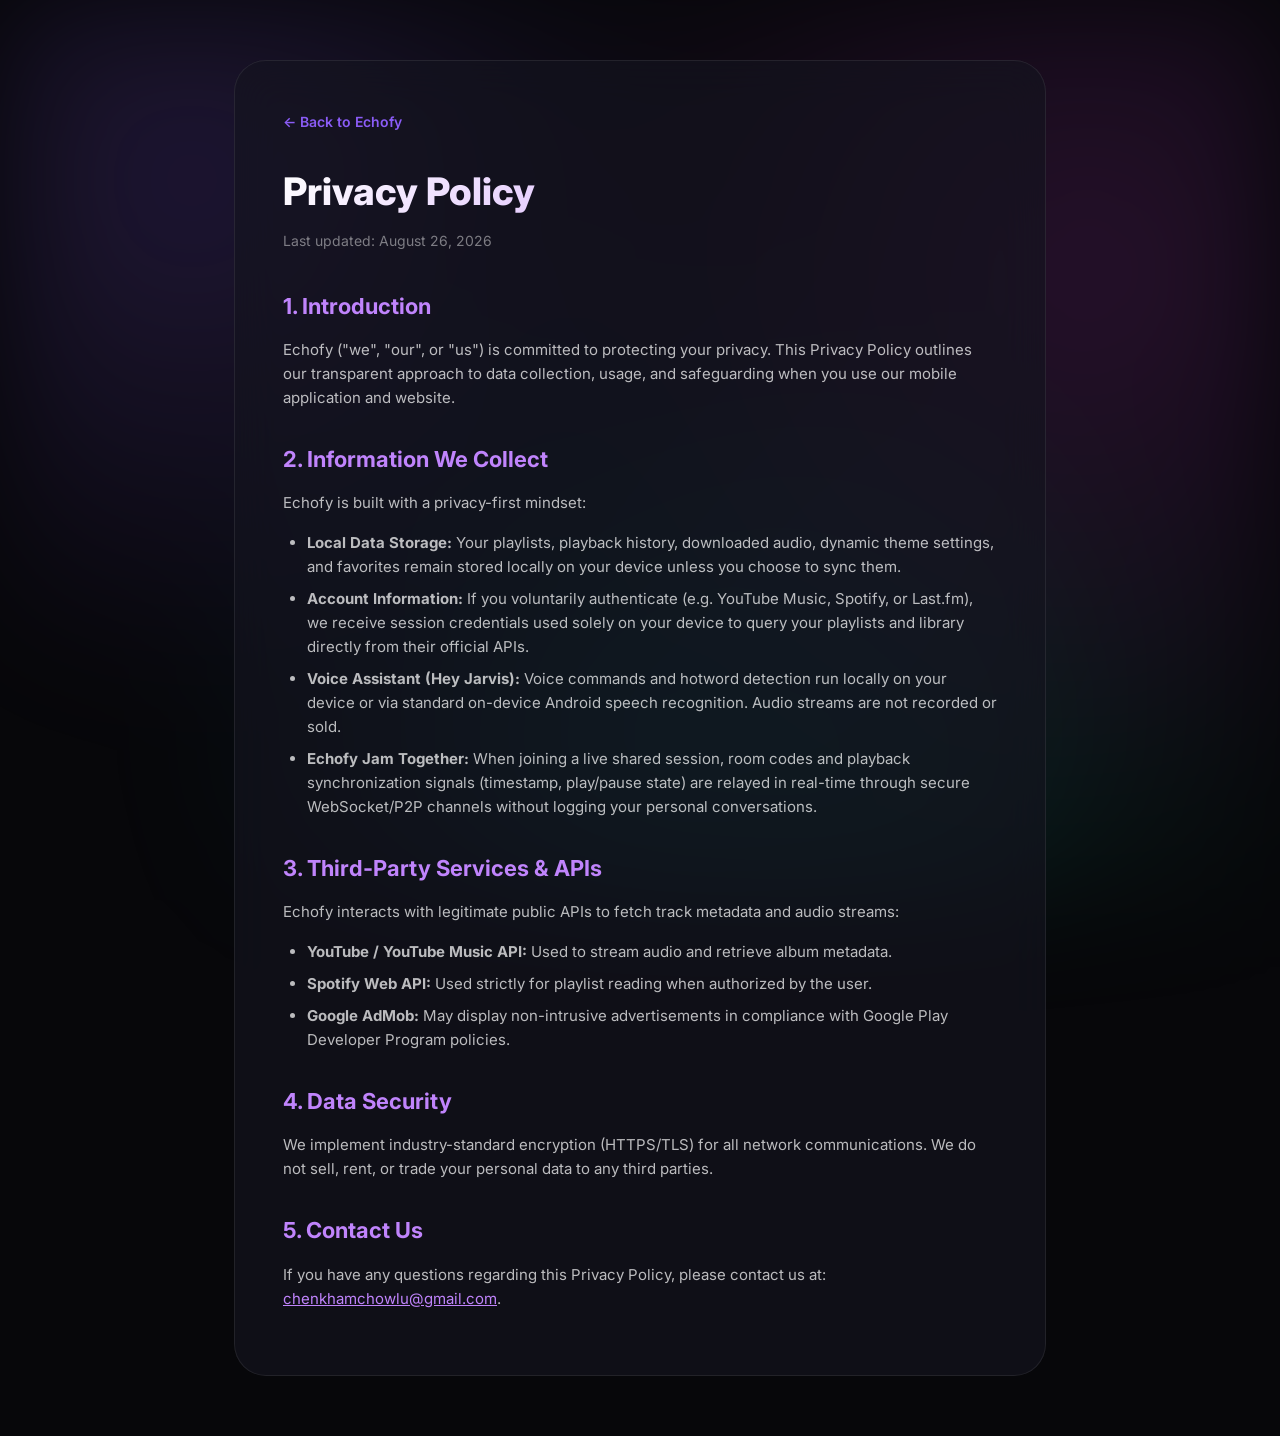
<file: privacy-policy.html>
<!DOCTYPE html>
<html lang="en">
<head>
  <meta charset="UTF-8">
  <meta name="viewport" content="width=device-width, initial-scale=1.0">
  <title>Privacy Policy - Echofy</title>
  <link rel="preconnect" href="https://fonts.googleapis.com">
  <link href="https://fonts.googleapis.com/css2?family=Inter:wght@400;500;600;700&display=swap" rel="stylesheet">
  <link rel="stylesheet" href="style.css">
  <style>
    .legal-container {
      max-width: 860px;
      margin: 0 auto;
      padding: 60px 24px;
    }
    .legal-card {
      background: var(--bg-glass-card);
      border: 1px solid var(--border-glass);
      backdrop-filter: blur(20px);
      border-radius: var(--radius-xl);
      padding: 48px;
    }
    h1 {
      font-size: 38px;
      font-weight: 800;
      margin-bottom: 8px;
      background: linear-gradient(135deg, #ffffff 0%, #c084fc 100%);
      -webkit-background-clip: text;
      -webkit-text-fill-color: transparent;
    }
    .updated {
      color: var(--text-muted);
      margin-bottom: 36px;
      font-size: 14px;
    }
    h2 {
      font-size: 22px;
      font-weight: 700;
      margin: 32px 0 14px;
      color: #c084fc;
    }
    p, ul {
      color: var(--text-secondary);
      margin-bottom: 16px;
      font-size: 15px;
    }
    ul { padding-left: 24px; }
    li { margin-bottom: 8px; }
    .back-btn {
      display: inline-flex;
      align-items: center;
      gap: 8px;
      margin-bottom: 28px;
      color: var(--accent-purple);
      text-decoration: none;
      font-weight: 600;
      font-size: 14px;
      transition: all 0.2s;
    }
    .back-btn:hover {
      transform: translateX(-4px);
    }
  </style>
</head>
<body>
  <div class="bg-mesh"></div>

  <div class="legal-container">
    <div class="legal-card">
      <a href="index.html" class="back-btn">&larr; Back to Echofy</a>
      <h1>Privacy Policy</h1>
      <p class="updated">Last updated: August 26, 2026</p>

      <h2>1. Introduction</h2>
      <p>Echofy ("we", "our", or "us") is committed to protecting your privacy. This Privacy Policy outlines our transparent approach to data collection, usage, and safeguarding when you use our mobile application and website.</p>

      <h2>2. Information We Collect</h2>
      <p>Echofy is built with a privacy-first mindset:</p>
      <ul>
        <li><strong>Local Data Storage:</strong> Your playlists, playback history, downloaded audio, dynamic theme settings, and favorites remain stored locally on your device unless you choose to sync them.</li>
        <li><strong>Account Information:</strong> If you voluntarily authenticate (e.g. YouTube Music, Spotify, or Last.fm), we receive session credentials used solely on your device to query your playlists and library directly from their official APIs.</li>
        <li><strong>Voice Assistant (Hey Jarvis):</strong> Voice commands and hotword detection run locally on your device or via standard on-device Android speech recognition. Audio streams are not recorded or sold.</li>
        <li><strong>Echofy Jam Together:</strong> When joining a live shared session, room codes and playback synchronization signals (timestamp, play/pause state) are relayed in real-time through secure WebSocket/P2P channels without logging your personal conversations.</li>
      </ul>

      <h2>3. Third-Party Services & APIs</h2>
      <p>Echofy interacts with legitimate public APIs to fetch track metadata and audio streams:</p>
      <ul>
        <li><strong>YouTube / YouTube Music API:</strong> Used to stream audio and retrieve album metadata.</li>
        <li><strong>Spotify Web API:</strong> Used strictly for playlist reading when authorized by the user.</li>
        <li><strong>Google AdMob:</strong> May display non-intrusive advertisements in compliance with Google Play Developer Program policies.</li>
      </ul>

      <h2>4. Data Security</h2>
      <p>We implement industry-standard encryption (HTTPS/TLS) for all network communications. We do not sell, rent, or trade your personal data to any third parties.</p>

      <h2>5. Contact Us</h2>
      <p>If you have any questions regarding this Privacy Policy, please contact us at: <a href="mailto:chenkhamchowlu@gmail.com" style="color: #c084fc;">chenkhamchowlu@gmail.com</a>.</p>
    </div>
  </div>
</body>
</html>
</file>
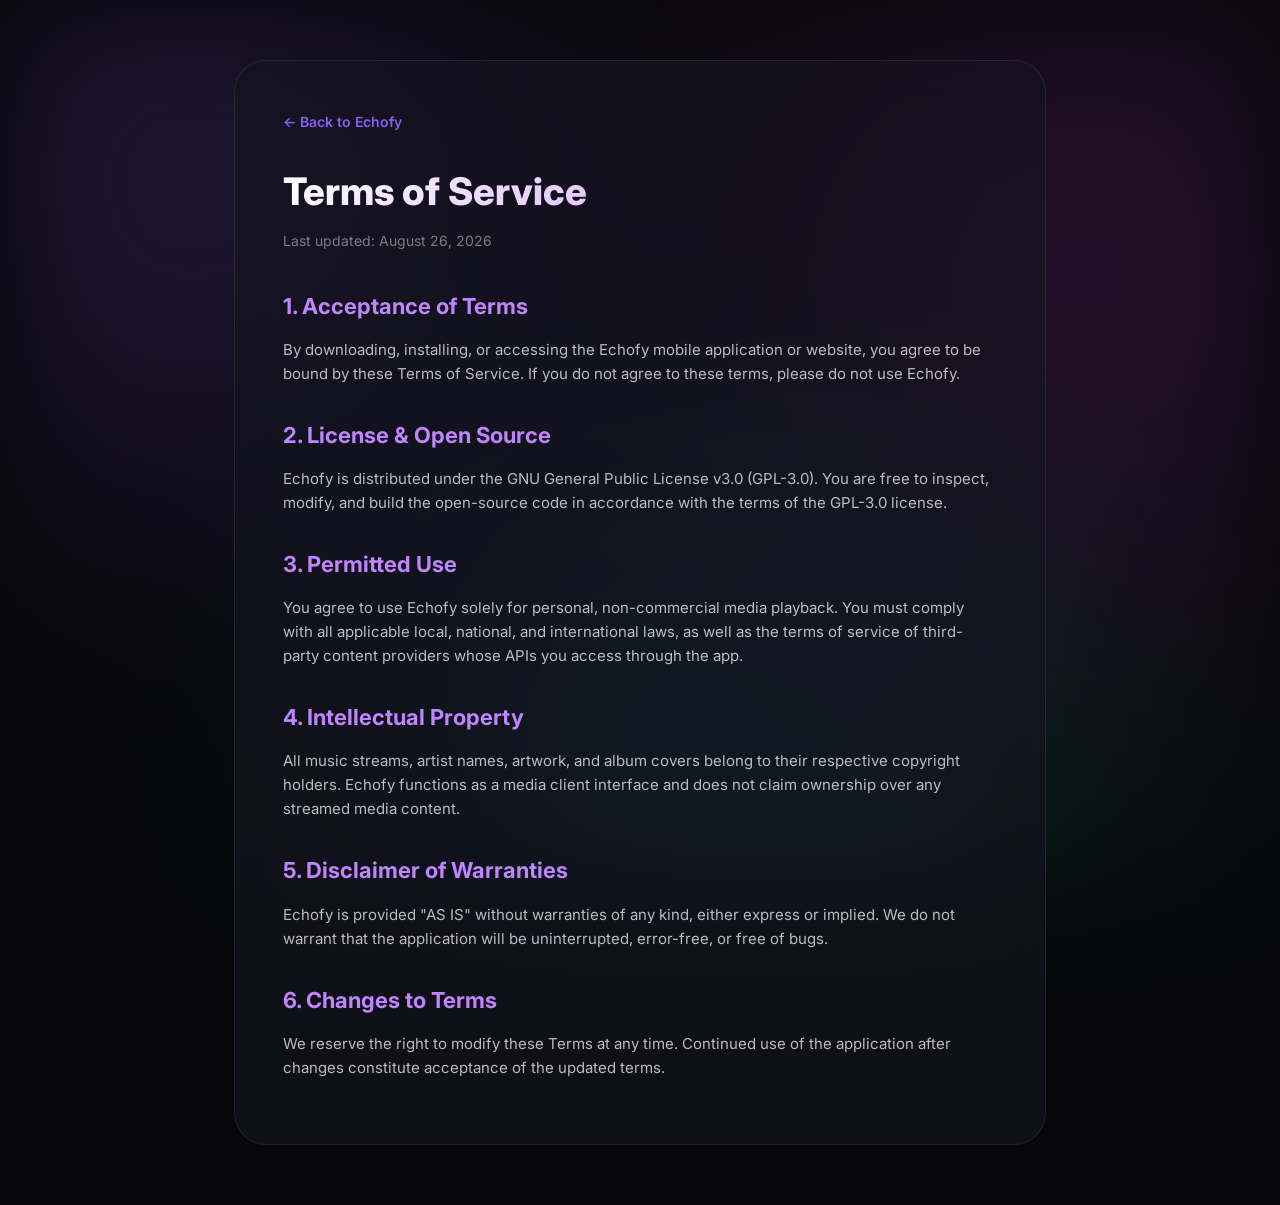
<file: terms.html>
<!DOCTYPE html>
<html lang="en">
<head>
  <meta charset="UTF-8">
  <meta name="viewport" content="width=device-width, initial-scale=1.0">
  <title>Terms of Service - Echofy</title>
  <link rel="preconnect" href="https://fonts.googleapis.com">
  <link href="https://fonts.googleapis.com/css2?family=Inter:wght@400;500;600;700&display=swap" rel="stylesheet">
  <link rel="stylesheet" href="style.css">
  <style>
    .legal-container {
      max-width: 860px;
      margin: 0 auto;
      padding: 60px 24px;
    }
    .legal-card {
      background: var(--bg-glass-card);
      border: 1px solid var(--border-glass);
      backdrop-filter: blur(20px);
      border-radius: var(--radius-xl);
      padding: 48px;
    }
    h1 {
      font-size: 38px;
      font-weight: 800;
      margin-bottom: 8px;
      background: linear-gradient(135deg, #ffffff 0%, #c084fc 100%);
      -webkit-background-clip: text;
      -webkit-text-fill-color: transparent;
    }
    .updated {
      color: var(--text-muted);
      margin-bottom: 36px;
      font-size: 14px;
    }
    h2 {
      font-size: 22px;
      font-weight: 700;
      margin: 32px 0 14px;
      color: #c084fc;
    }
    p, ul {
      color: var(--text-secondary);
      margin-bottom: 16px;
      font-size: 15px;
    }
    ul { padding-left: 24px; }
    li { margin-bottom: 8px; }
    .back-btn {
      display: inline-flex;
      align-items: center;
      gap: 8px;
      margin-bottom: 28px;
      color: var(--accent-purple);
      text-decoration: none;
      font-weight: 600;
      font-size: 14px;
      transition: all 0.2s;
    }
    .back-btn:hover {
      transform: translateX(-4px);
    }
  </style>
</head>
<body>
  <div class="bg-mesh"></div>

  <div class="legal-container">
    <div class="legal-card">
      <a href="index.html" class="back-btn">&larr; Back to Echofy</a>
      <h1>Terms of Service</h1>
      <p class="updated">Last updated: August 26, 2026</p>

      <h2>1. Acceptance of Terms</h2>
      <p>By downloading, installing, or accessing the Echofy mobile application or website, you agree to be bound by these Terms of Service. If you do not agree to these terms, please do not use Echofy.</p>

      <h2>2. License & Open Source</h2>
      <p>Echofy is distributed under the GNU General Public License v3.0 (GPL-3.0). You are free to inspect, modify, and build the open-source code in accordance with the terms of the GPL-3.0 license.</p>

      <h2>3. Permitted Use</h2>
      <p>You agree to use Echofy solely for personal, non-commercial media playback. You must comply with all applicable local, national, and international laws, as well as the terms of service of third-party content providers whose APIs you access through the app.</p>

      <h2>4. Intellectual Property</h2>
      <p>All music streams, artist names, artwork, and album covers belong to their respective copyright holders. Echofy functions as a media client interface and does not claim ownership over any streamed media content.</p>

      <h2>5. Disclaimer of Warranties</h2>
      <p>Echofy is provided "AS IS" without warranties of any kind, either express or implied. We do not warrant that the application will be uninterrupted, error-free, or free of bugs.</p>

      <h2>6. Changes to Terms</h2>
      <p>We reserve the right to modify these Terms at any time. Continued use of the application after changes constitute acceptance of the updated terms.</p>
    </div>
  </div>
</body>
</html>
</file>
<file: style.css>
/* 
 * Echofy Modern OLED Glassmorphism Design System
 * Pure CSS3 with variables, grid, flexbox, and backdrop filters
 */

:root {
  --bg-primary: #07070a;
  --bg-surface: rgba(18, 18, 28, 0.7);
  --bg-surface-hover: rgba(28, 28, 44, 0.85);
  --bg-glass: rgba(255, 255, 255, 0.04);
  --bg-glass-card: rgba(20, 20, 32, 0.65);
  --border-glass: rgba(255, 255, 255, 0.08);
  --border-glow: rgba(168, 85, 247, 0.4);

  --accent-purple: #8b5cf6;
  --accent-fuchsia: #d946ef;
  --accent-cyan: #06b6d4;
  --accent-emerald: #10b981;
  --accent-gradient: linear-gradient(135deg, #8b5cf6 0%, #a855f7 50%, #d946ef 100%);
  --accent-emerald-gradient: linear-gradient(135deg, #10b981 0%, #06b6d4 100%);

  --text-primary: #ffffff;
  --text-secondary: rgba(255, 255, 255, 0.72);
  --text-muted: rgba(255, 255, 255, 0.45);

  --radius-sm: 8px;
  --radius-md: 16px;
  --radius-lg: 24px;
  --radius-xl: 32px;
  --radius-full: 9999px;

  --shadow-glow: 0 12px 40px rgba(139, 92, 246, 0.25);
  --shadow-card: 0 20px 50px rgba(0, 0, 0, 0.6);
}

* {
  margin: 0;
  padding: 0;
  box-sizing: border-box;
}

html {
  scroll-behavior: smooth;
}

body {
  font-family: 'Inter', system-ui, -apple-system, BlinkMacSystemFont, 'Segoe UI', Roboto, sans-serif;
  background-color: var(--bg-primary);
  color: var(--text-primary);
  min-height: 100vh;
  line-height: 1.6;
  overflow-x: hidden;
  position: relative;
}

/* Background Animated Gradient Mesh */
.bg-mesh {
  position: fixed;
  top: 0;
  left: 0;
  right: 0;
  bottom: 0;
  z-index: -1;
  pointer-events: none;
  background: 
    radial-gradient(circle at 15% 20%, rgba(139, 92, 246, 0.18) 0%, transparent 40%),
    radial-gradient(circle at 85% 30%, rgba(217, 70, 239, 0.15) 0%, transparent 45%),
    radial-gradient(circle at 50% 80%, rgba(6, 182, 212, 0.12) 0%, transparent 50%),
    radial-gradient(circle at 70% 90%, rgba(16, 185, 129, 0.1) 0%, transparent 40%);
  filter: blur(60px);
}

.container {
  max-width: 1200px;
  margin: 0 auto;
  padding: 0 24px;
}

/* Navigation */
.navbar {
  position: sticky;
  top: 0;
  z-index: 100;
  background: rgba(7, 7, 10, 0.8);
  backdrop-filter: blur(20px);
  -webkit-backdrop-filter: blur(20px);
  border-bottom: 1px solid var(--border-glass);
}

.nav-container {
  display: flex;
  justify-content: space-between;
  align-items: center;
  height: 72px;
}

.nav-brand {
  display: flex;
  align-items: center;
  gap: 12px;
  text-decoration: none;
  color: var(--text-primary);
  font-weight: 700;
  font-size: 22px;
  letter-spacing: -0.5px;
}

.brand-icon {
  width: 40px;
  height: 40px;
  background: var(--accent-gradient);
  border-radius: 12px;
  display: flex;
  align-items: center;
  justify-content: center;
  box-shadow: 0 4px 16px rgba(139, 92, 246, 0.4);
}

.brand-icon svg {
  width: 22px;
  height: 22px;
  fill: white;
}

.nav-links {
  display: flex;
  align-items: center;
  gap: 28px;
}

.nav-link {
  color: var(--text-secondary);
  text-decoration: none;
  font-size: 15px;
  font-weight: 500;
  transition: color 0.2s ease;
}

.nav-link:hover {
  color: var(--accent-purple);
}

.nav-btn {
  padding: 10px 20px;
  background: var(--accent-gradient);
  color: white;
  text-decoration: none;
  font-size: 14px;
  font-weight: 600;
  border-radius: var(--radius-full);
  transition: all 0.3s ease;
  box-shadow: 0 4px 20px rgba(139, 92, 246, 0.35);
}

.nav-btn:hover {
  transform: translateY(-2px);
  box-shadow: 0 6px 24px rgba(139, 92, 246, 0.5);
}

/* Dynamic Shared Item Banner (When link contains track / jam / playlist) */
#shared-item-section {
  display: none;
  padding: 48px 0 24px;
}

.shared-card {
  background: var(--bg-glass-card);
  border: 1px solid var(--border-glow);
  backdrop-filter: blur(24px);
  -webkit-backdrop-filter: blur(24px);
  border-radius: var(--radius-xl);
  padding: 36px;
  box-shadow: var(--shadow-glow), var(--shadow-card);
  display: grid;
  grid-template-columns: 1fr 1.2fr;
  gap: 36px;
  align-items: center;
  position: relative;
  overflow: hidden;
}

.shared-card::before {
  content: '';
  position: absolute;
  top: 0;
  left: 0;
  right: 0;
  height: 3px;
  background: var(--accent-gradient);
}

.shared-media-preview {
  position: relative;
  display: flex;
  flex-direction: column;
  align-items: center;
  text-align: center;
}

.shared-art {
  width: 220px;
  height: 220px;
  border-radius: 20px;
  object-fit: cover;
  box-shadow: 0 16px 40px rgba(0, 0, 0, 0.7);
  border: 1px solid var(--border-glass);
}

.shared-badge {
  display: inline-flex;
  align-items: center;
  gap: 8px;
  background: rgba(139, 92, 246, 0.15);
  border: 1px solid rgba(139, 92, 246, 0.3);
  color: #c084fc;
  font-size: 12px;
  font-weight: 600;
  padding: 6px 14px;
  border-radius: var(--radius-full);
  margin-bottom: 12px;
  text-transform: uppercase;
  letter-spacing: 0.5px;
}

.shared-badge.jam {
  background: rgba(16, 185, 129, 0.15);
  border-color: rgba(16, 185, 129, 0.3);
  color: #34d399;
}

.shared-title {
  font-size: 26px;
  font-weight: 700;
  margin-bottom: 8px;
  line-height: 1.3;
}

.shared-subtitle {
  font-size: 16px;
  color: var(--text-secondary);
  margin-bottom: 24px;
}

.shared-actions {
  display: flex;
  flex-wrap: wrap;
  gap: 14px;
  margin-top: 20px;
}

.btn-open-app {
  flex: 1;
  min-width: 200px;
  display: inline-flex;
  align-items: center;
  justify-content: center;
  gap: 10px;
  padding: 16px 28px;
  background: var(--accent-gradient);
  color: white;
  font-size: 16px;
  font-weight: 600;
  border-radius: var(--radius-lg);
  text-decoration: none;
  box-shadow: 0 10px 30px rgba(139, 92, 246, 0.4);
  transition: all 0.3s ease;
  border: none;
  cursor: pointer;
}

.btn-open-app:hover {
  transform: translateY(-2px);
  box-shadow: 0 14px 40px rgba(139, 92, 246, 0.55);
}

.btn-secondary {
  display: inline-flex;
  align-items: center;
  justify-content: center;
  gap: 8px;
  padding: 14px 22px;
  background: rgba(255, 255, 255, 0.06);
  border: 1px solid var(--border-glass);
  color: var(--text-primary);
  font-size: 14px;
  font-weight: 500;
  border-radius: var(--radius-lg);
  text-decoration: none;
  transition: all 0.2s ease;
  cursor: pointer;
}

.btn-secondary:hover {
  background: rgba(255, 255, 255, 0.12);
  border-color: rgba(255, 255, 255, 0.2);
}

/* Jam Room Display */
.jam-code-box {
  background: rgba(0, 0, 0, 0.4);
  border: 1px dashed rgba(16, 185, 129, 0.4);
  border-radius: var(--radius-md);
  padding: 18px 24px;
  display: flex;
  align-items: center;
  justify-content: space-between;
  margin-bottom: 20px;
}

.jam-code-text {
  font-size: 28px;
  font-weight: 800;
  letter-spacing: 3px;
  color: #34d399;
  font-family: monospace;
}

.btn-copy {
  background: rgba(16, 185, 129, 0.2);
  border: 1px solid rgba(16, 185, 129, 0.3);
  color: #34d399;
  padding: 8px 16px;
  border-radius: var(--radius-sm);
  cursor: pointer;
  font-weight: 600;
  font-size: 13px;
  transition: all 0.2s;
}

.btn-copy:hover {
  background: rgba(16, 185, 129, 0.35);
}

/* Hero Section */
.hero {
  padding: 80px 0 60px;
  text-align: center;
  position: relative;
}

.release-pill {
  display: inline-flex;
  align-items: center;
  gap: 8px;
  padding: 8px 18px;
  background: rgba(139, 92, 246, 0.12);
  border: 1px solid rgba(139, 92, 246, 0.25);
  border-radius: var(--radius-full);
  color: #d8b4fe;
  font-size: 13px;
  font-weight: 600;
  margin-bottom: 28px;
  backdrop-filter: blur(10px);
}

.pill-dot {
  width: 8px;
  height: 8px;
  background: #a855f7;
  border-radius: 50%;
  box-shadow: 0 0 10px #a855f7;
  animation: pulse 2s infinite;
}

@keyframes pulse {
  0%, 100% { opacity: 1; transform: scale(1); }
  50% { opacity: 0.5; transform: scale(1.2); }
}

.hero-title {
  font-size: clamp(40px, 6.5vw, 68px);
  font-weight: 800;
  line-height: 1.1;
  letter-spacing: -2px;
  margin-bottom: 24px;
}

.gradient-text {
  background: linear-gradient(135deg, #ffffff 20%, #c084fc 60%, #e879f9 100%);
  -webkit-background-clip: text;
  -webkit-text-fill-color: transparent;
  background-clip: text;
}

.hero-subhead {
  font-size: clamp(17px, 2.5vw, 21px);
  color: var(--text-secondary);
  max-width: 680px;
  margin: 0 auto 40px;
  font-weight: 400;
}

/* Hero CTA Buttons */
.hero-cta-group {
  display: flex;
  justify-content: center;
  align-items: center;
  gap: 16px;
  flex-wrap: wrap;
  margin-bottom: 48px;
}

.btn-primary {
  display: inline-flex;
  align-items: center;
  gap: 12px;
  padding: 16px 32px;
  background: var(--accent-gradient);
  color: white;
  font-size: 17px;
  font-weight: 600;
  border-radius: var(--radius-lg);
  text-decoration: none;
  box-shadow: 0 10px 35px rgba(139, 92, 246, 0.45);
  transition: all 0.3s ease;
}

.btn-primary:hover {
  transform: translateY(-3px);
  box-shadow: 0 16px 45px rgba(139, 92, 246, 0.6);
}

.btn-playstore {
  display: inline-flex;
  align-items: center;
  gap: 12px;
  padding: 16px 30px;
  background: rgba(255, 255, 255, 0.07);
  border: 1px solid var(--border-glass);
  color: white;
  font-size: 16px;
  font-weight: 600;
  border-radius: var(--radius-lg);
  text-decoration: none;
  backdrop-filter: blur(12px);
  transition: all 0.3s ease;
}

.btn-playstore:hover {
  background: rgba(255, 255, 255, 0.12);
  border-color: rgba(255, 255, 255, 0.25);
  transform: translateY(-3px);
}

.btn-drive {
  display: inline-flex;
  align-items: center;
  gap: 10px;
  padding: 16px 28px;
  background: rgba(16, 185, 129, 0.12);
  border: 1px solid rgba(16, 185, 129, 0.3);
  color: #6ee7b7;
  font-size: 16px;
  font-weight: 600;
  border-radius: var(--radius-lg);
  text-decoration: none;
  transition: all 0.3s ease;
}

.btn-drive:hover {
  background: rgba(16, 185, 129, 0.22);
  border-color: rgba(16, 185, 129, 0.5);
  transform: translateY(-3px);
}

/* Sound Wave Animation */
.wave-visualizer {
  display: flex;
  align-items: center;
  justify-content: center;
  gap: 6px;
  height: 36px;
  margin: 16px 0 32px;
}

.wave-bar {
  width: 4px;
  background: var(--accent-gradient);
  border-radius: 2px;
  animation: waveMotion 1.2s ease-in-out infinite alternate;
}

.wave-bar:nth-child(1) { height: 12px; animation-delay: 0.1s; }
.wave-bar:nth-child(2) { height: 24px; animation-delay: 0.3s; }
.wave-bar:nth-child(3) { height: 36px; animation-delay: 0.5s; }
.wave-bar:nth-child(4) { height: 18px; animation-delay: 0.2s; }
.wave-bar:nth-child(5) { height: 30px; animation-delay: 0.4s; }
.wave-bar:nth-child(6) { height: 14px; animation-delay: 0.6s; }

@keyframes waveMotion {
  0% { transform: scaleY(0.4); }
  100% { transform: scaleY(1); }
}

/* Features Grid */
.section {
  padding: 80px 0;
}

.section-header {
  text-align: center;
  margin-bottom: 56px;
}

.section-title {
  font-size: clamp(30px, 4.5vw, 44px);
  font-weight: 700;
  letter-spacing: -1px;
  margin-bottom: 14px;
}

.section-desc {
  font-size: 17px;
  color: var(--text-secondary);
  max-width: 600px;
  margin: 0 auto;
}

.features-grid {
  display: grid;
  grid-template-columns: repeat(auto-fit, minmax(320px, 1fr));
  gap: 24px;
}

.feature-card {
  background: var(--bg-glass-card);
  border: 1px solid var(--border-glass);
  backdrop-filter: blur(16px);
  -webkit-backdrop-filter: blur(16px);
  border-radius: var(--radius-xl);
  padding: 36px 28px;
  transition: all 0.3s ease;
  position: relative;
  overflow: hidden;
}

.feature-card:hover {
  transform: translateY(-6px);
  border-color: var(--border-glow);
  box-shadow: 0 16px 40px rgba(0, 0, 0, 0.5), 0 0 30px rgba(139, 92, 246, 0.15);
}

.feature-icon-box {
  width: 56px;
  height: 56px;
  background: rgba(139, 92, 246, 0.12);
  border: 1px solid rgba(139, 92, 246, 0.25);
  border-radius: 16px;
  display: flex;
  align-items: center;
  justify-content: center;
  margin-bottom: 24px;
}

.feature-icon-box svg {
  width: 28px;
  height: 28px;
  fill: #c084fc;
}

.feature-card h3 {
  font-size: 21px;
  font-weight: 600;
  margin-bottom: 12px;
}

.feature-card p {
  color: var(--text-secondary);
  font-size: 15px;
  line-height: 1.65;
}

/* Download Center */
.download-section {
  background: linear-gradient(180deg, transparent 0%, rgba(18, 18, 30, 0.4) 100%);
  border-top: 1px solid var(--border-glass);
  border-bottom: 1px solid var(--border-glass);
}

.downloads-wrapper {
  background: var(--bg-glass-card);
  border: 1px solid var(--border-glass);
  border-radius: var(--radius-xl);
  padding: 48px;
  backdrop-filter: blur(20px);
}

.download-cards-grid {
  display: grid;
  grid-template-columns: repeat(auto-fit, minmax(260px, 1fr));
  gap: 20px;
  margin-top: 36px;
}

.download-tile {
  background: rgba(255, 255, 255, 0.03);
  border: 1px solid var(--border-glass);
  border-radius: var(--radius-lg);
  padding: 24px;
  text-decoration: none;
  color: white;
  transition: all 0.25s ease;
  display: flex;
  flex-direction: column;
  justify-content: space-between;
}

.download-tile:hover {
  background: rgba(255, 255, 255, 0.07);
  border-color: var(--accent-purple);
  transform: translateY(-4px);
}

.tile-header {
  display: flex;
  align-items: center;
  gap: 14px;
  margin-bottom: 12px;
}

.tile-icon {
  width: 44px;
  height: 44px;
  background: rgba(139, 92, 246, 0.15);
  border-radius: 12px;
  display: flex;
  align-items: center;
  justify-content: center;
}

.tile-icon svg {
  width: 22px;
  height: 22px;
  fill: #c084fc;
}

.tile-title {
  font-size: 17px;
  font-weight: 600;
}

.tile-desc {
  font-size: 13px;
  color: var(--text-muted);
  margin-bottom: 16px;
}

.tile-action {
  font-size: 14px;
  font-weight: 600;
  color: var(--accent-purple);
  display: flex;
  align-items: center;
  gap: 6px;
}

/* Footer */
footer {
  background: #050508;
  border-top: 1px solid var(--border-glass);
  padding: 56px 0 36px;
}

.footer-top {
  display: flex;
  justify-content: space-between;
  align-items: center;
  flex-wrap: wrap;
  gap: 24px;
  margin-bottom: 36px;
}

.footer-links {
  display: flex;
  gap: 28px;
  flex-wrap: wrap;
}

.footer-link {
  color: var(--text-secondary);
  text-decoration: none;
  font-size: 14px;
  transition: color 0.2s;
}

.footer-link:hover {
  color: var(--accent-purple);
}

.footer-bottom {
  border-top: 1px solid rgba(255, 255, 255, 0.05);
  padding-top: 24px;
  display: flex;
  justify-content: space-between;
  align-items: center;
  flex-wrap: wrap;
  gap: 16px;
  font-size: 13px;
  color: var(--text-muted);
}

/* Toast Notification */
#toast {
  position: fixed;
  bottom: 24px;
  right: 24px;
  background: rgba(18, 18, 28, 0.95);
  border: 1px solid var(--accent-purple);
  color: white;
  padding: 12px 24px;
  border-radius: var(--radius-full);
  font-size: 14px;
  font-weight: 500;
  box-shadow: 0 10px 30px rgba(0, 0, 0, 0.8);
  opacity: 0;
  transform: translateY(20px);
  transition: all 0.3s ease;
  z-index: 1000;
  pointer-events: none;
}

#toast.show {
  opacity: 1;
  transform: translateY(0);
}

/* Responsive */
@media (max-width: 768px) {
  .shared-card {
    grid-template-columns: 1fr;
    padding: 24px;
    gap: 24px;
  }
  .shared-art {
    width: 160px;
    height: 160px;
  }
  .hero {
    padding: 48px 0 36px;
  }
  .hero-cta-group {
    flex-direction: column;
    width: 100%;
  }
  .btn-primary, .btn-playstore, .btn-drive {
    width: 100%;
    justify-content: center;
  }
  .downloads-wrapper {
    padding: 24px;
  }
  .nav-links {
    display: none;
  }
}

/* Web Audio Preview Player */
.web-preview-player {
  display: flex;
  align-items: center;
  gap: 12px;
  background: rgba(255, 255, 255, 0.06);
  border: 1px solid rgba(255, 255, 255, 0.12);
  border-radius: var(--radius-full);
  padding: 8px 18px 8px 10px;
  margin-top: 14px;
  width: fit-content;
}

.btn-preview-play {
  width: 36px;
  height: 36px;
  border-radius: 50%;
  background: var(--accent-gradient);
  border: none;
  color: white;
  display: flex;
  align-items: center;
  justify-content: center;
  cursor: pointer;
  transition: transform 0.2s ease, box-shadow 0.2s ease;
}

.btn-preview-play:hover {
  transform: scale(1.08);
  box-shadow: 0 0 16px rgba(139, 92, 246, 0.6);
}

.preview-info {
  display: flex;
  align-items: center;
  gap: 10px;
}

.preview-label {
  font-size: 13px;
  font-weight: 600;
  color: var(--text-secondary);
}

.waveform-anim {
  display: flex;
  align-items: center;
  gap: 3px;
  height: 16px;
}

.waveform-anim span {
  width: 3px;
  height: 6px;
  background: var(--accent-purple);
  border-radius: 2px;
  transition: height 0.2s ease;
}

.waveform-anim.playing span {
  animation: waveAnim 1s ease-in-out infinite alternate;
}

.waveform-anim.playing span:nth-child(1) { animation-delay: 0.0s; }
.waveform-anim.playing span:nth-child(2) { animation-delay: 0.2s; }
.waveform-anim.playing span:nth-child(3) { animation-delay: 0.4s; }
.waveform-anim.playing span:nth-child(4) { animation-delay: 0.1s; }
.waveform-anim.playing span:nth-child(5) { animation-delay: 0.3s; }

@keyframes waveAnim {
  0% { height: 4px; }
  100% { height: 16px; }
}

/* Jam Pulsing Status */
.jam-pulse-status {
  display: flex;
  align-items: center;
  gap: 8px;
  margin-top: 8px;
  font-size: 13px;
  color: #6ee7b7;
}

.pulse-circle {
  width: 8px;
  height: 8px;
  background: #10b981;
  border-radius: 50%;
  box-shadow: 0 0 8px #10b981;
  animation: pulseAnim 1.8s infinite;
}

@keyframes pulseAnim {
  0% { transform: scale(0.9); opacity: 0.7; }
  50% { transform: scale(1.3); opacity: 1; }
  100% { transform: scale(0.9); opacity: 0.7; }
}
</file>
